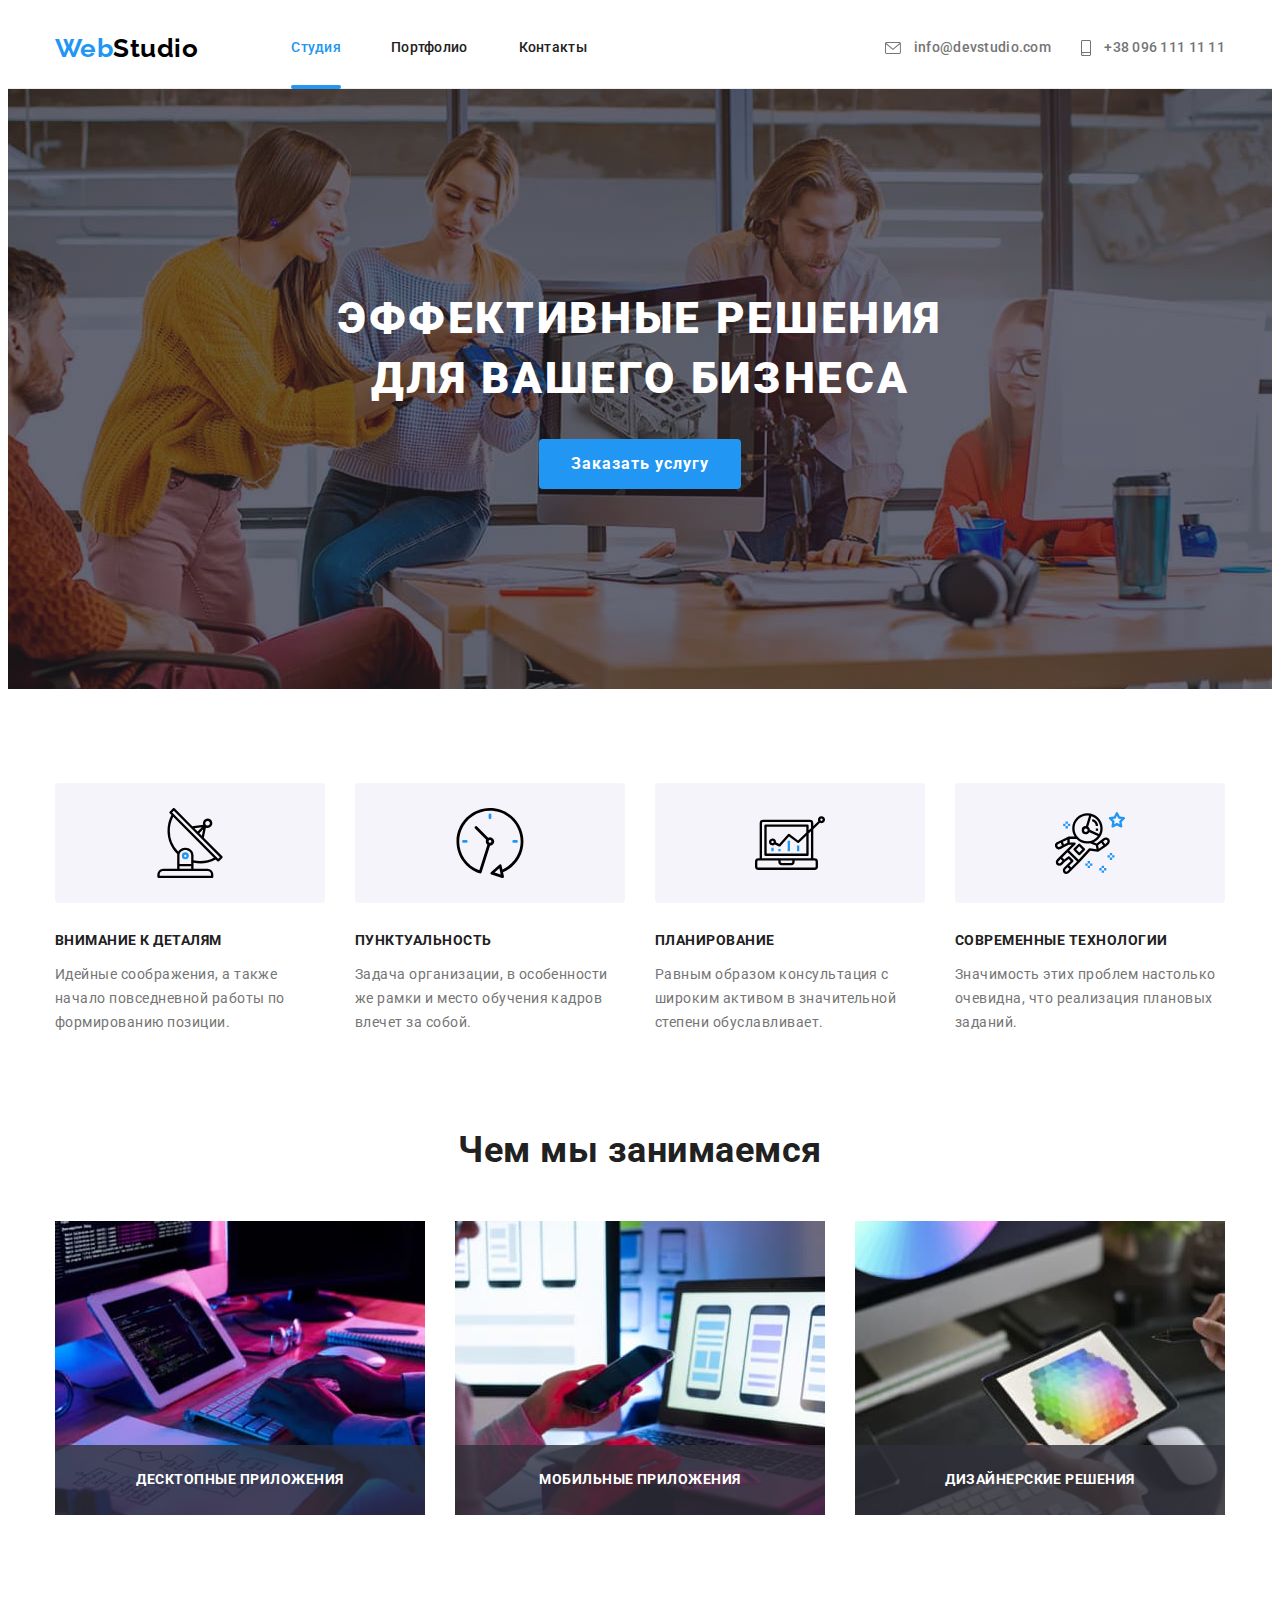
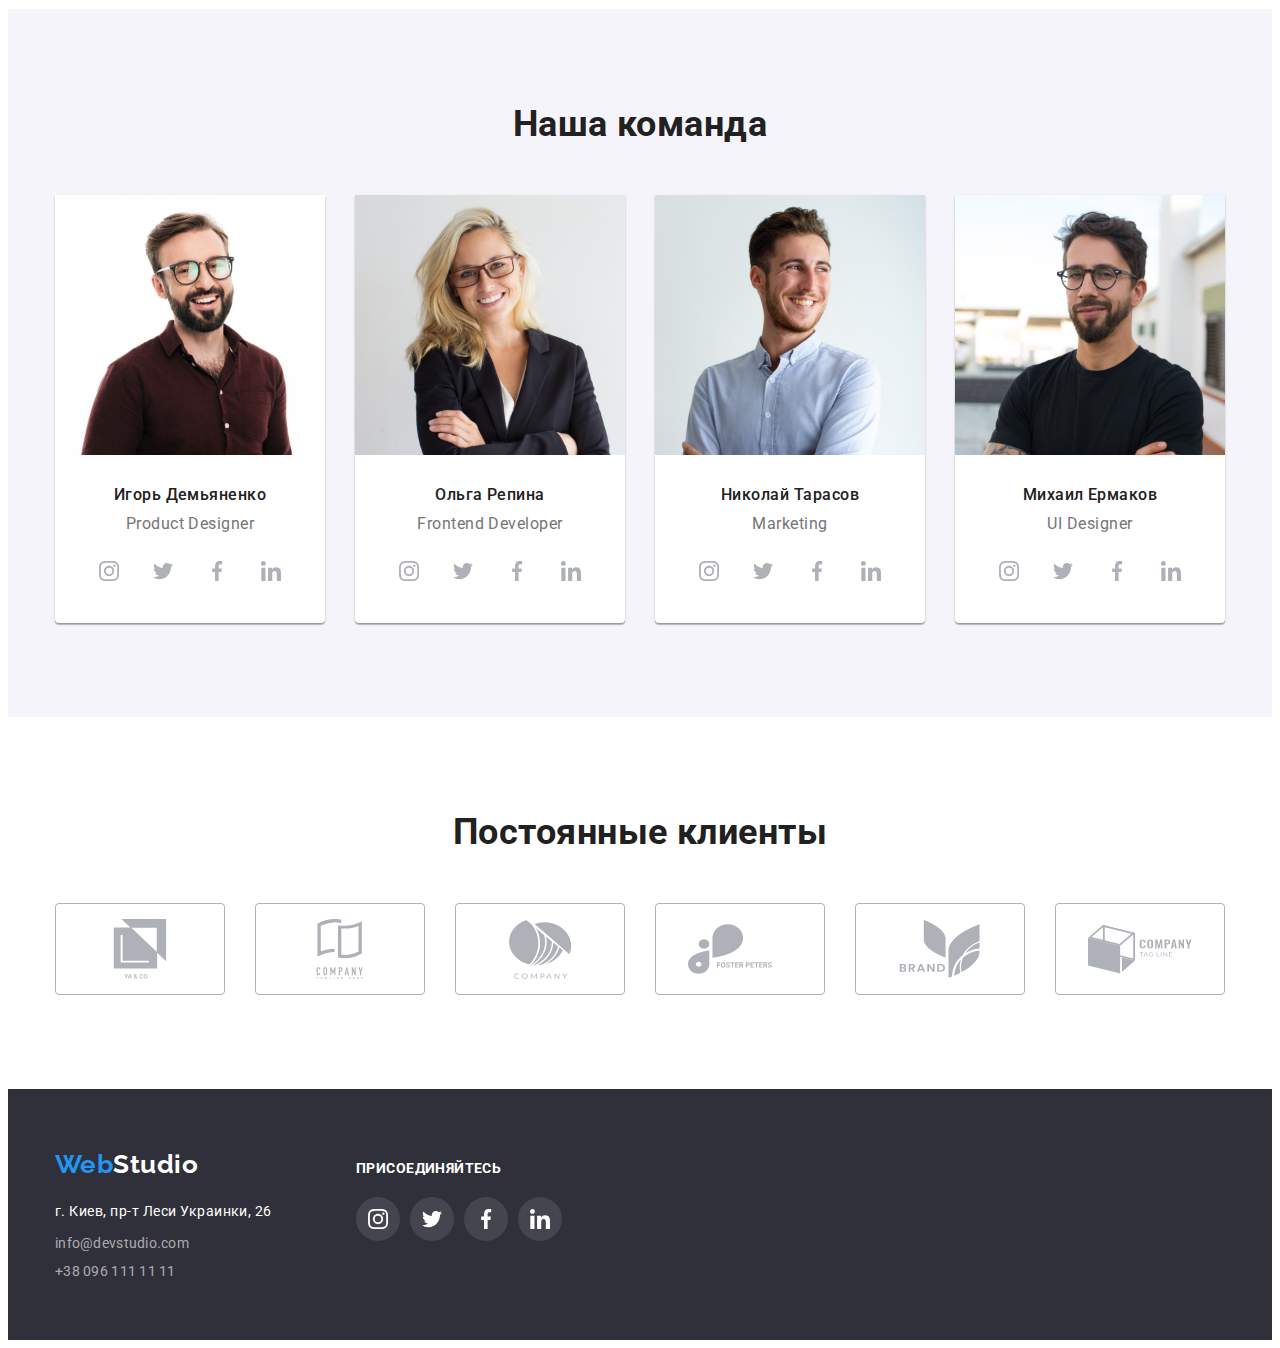
<file: index.html>
<!DOCTYPE html>
<html lang="ru">
  <head>
    <meta charset="UTF-8" />
    <meta http-equiv="X-UA-Compatible" content="IE=edge" />
    <meta name="viewport" content="width=device-width, initial-scale=1.0" />
    <title>Вебстудия</title>
    <link rel="preconnect" href="https://fonts.googleapis.com" />
    <link rel="preconnect" href="https://fonts.gstatic.com" crossorigin />
    <link rel="preconnect" href="https://fonts.googleapis.com" />
    <link rel="preconnect" href="https://fonts.gstatic.com" crossorigin />
    <link
      href="https://fonts.googleapis.com/css2?family=Raleway:wght@700&family=Roboto:wght@400;500;700;900&display=swap"
      rel="stylesheet"
    />
    <link
      rel="stylesheet"
      href="https://cdnjs.cloudflare.com/ajax/libs/modern-normalize/1.1.0/modern-normalize.min.css"
      integrity="sha512-wpPYUAdjBVSE4KJnH1VR1HeZfpl1ub8YT/NKx4PuQ5NmX2tKuGu6U/JRp5y+Y8XG2tV+wKQpNHVUX03MfMFn9Q=="
      crossorigin="anonymous"
      referrerpolicy="no-referrer"
    />
    <link rel="stylesheet" href="./css/styles.css" />
  </head>
  <body>
    <header>
      <div class="container main-nav">
        <nav class="main-nav">
          <a href="./index.html" class="logo"><span class="logo-part">Web</span>Studio</a>
          <ul class="site-nav list">
            <li class="site-nav-item">
              <a href="./index.html" class="site-nav-link current">Студия</a>
            </li>
            <li class="site-nav-item">
              <a href="./portfolio.html" class="site-nav-link">Портфолио</a>
            </li>
            <li class="site-nav-item"><a href="" class="site-nav-link">Контакты</a></li>
          </ul>
        </nav>
        <ul class="auth-nav list">
          <li class="item">
            <a href="mailto:info@devstudio.com" class="link">
              <svg class="link-mail" width="16" height="12px">
                <use href="./images/icon.svg#icon-mail"></use>
              </svg>
              info@devstudio.com
            </a>
          </li>
          <li class="item">
            <a href="tel:+380961111111" class="link"
              ><svg class="link-phone" width="10" height="16px">
                <use href="./images/icon.svg#icon-phone"></use>
              </svg>
              +38 096 111 11 11
            </a>
          </li>
        </ul>
      </div>
    </header>
    <main>
      <!-- Hero -->
      <section class="hero overlay">
        <div class="container">
          <h1 class="hero-title">Эффективные решения для вашего бизнеса</h1>
          <button type="button" class="button" data-modal-open>Заказать услугу</button>
        </div>
      </section>
      <!-- Section -->
      <section class="section no-padding">
        <div class="container features">
          <!-- Прихований заголовок h2 -->
          <h2 class="visually-hidden">Нашы приемущества</h2>
          <!-- Features -->
          <ul class="features-list list">
            <li class="item">
              <div class="icon">
                <svg width="70" height="70">
                  <use href="./images/icon.svg#icon-antenna"></use>
                </svg>
              </div>
              <h3 class="title">Внимание к деталям</h3>
              <p class="description">
                Идейные соображения, а также начало повседневной работы по формированию позиции.
              </p>
            </li>
            <li class="item">
              <div class="icon">
                <svg width="70" height="70">
                  <use href="./images/icon.svg#icon-clock"></use>
                </svg>
              </div>
              <h3 class="title">Пунктуальность</h3>
              <p class="description">
                Задача организации, в особенности же рамки и место обучения кадров влечет за собой.
              </p>
            </li>
            <li class="item">
              <div class="icon">
                <svg width="70" height="70">
                  <use href="./images/icon.svg#icon-diagram"></use>
                </svg>
              </div>
              <h3 class="title">Планирование</h3>
              <p class="description">
                Равным образом консультация с широким активом в значительной степени обуславливает.
              </p>
            </li>
            <li class="item">
              <div class="icon">
                <svg width="70" height="70">
                  <use href="./images/icon.svg#icon-astronaut"></use>
                </svg>
              </div>
              <h3 class="title">Современные технологии</h3>
              <p class="description">
                Значимость этих проблем настолько очевидна, что реализация плановых заданий.
              </p>
            </li>
          </ul>
        </div>
      </section>
      <section class="section">
        <div class="container">
          <h2 class="section-title work-list">Чем мы занимаемся</h2>
          <ul class="work list">
            <li class="item">
              <img
                src="./images/box1.jpg"
                alt="Лист бумаги, планшет, человек набирает код на клавиатуре"
                width="370"
              />
              <p class="work-label">Десктопные приложения</p>
            </li>
            <li class="item">
              <img
                src="./images/box2.jpg"
                alt="Человек держит в реку телефон и набирает текст на ноутбуке"
                width="370"
              />
              <p class="work-label">Мобильные приложения</p>
            </li>
            <li class="item">
              <img src="./images/box3.jpg" alt="Человек держит в руке планшет" width="370" />
              <p class="work-label">Дизайнерские решения</p>
            </li>
          </ul>
        </div>
      </section>
      <!-- Team -->
      <section class="section team">
        <div class="container">
          <h2 class="section-title">Наша команда</h2>
          <ul class="section-list list">
            <li class="card">
              <img src="./images/product_designer.jpg" alt="Игорь Демьяненко" width="270" />
              <div class="card-description">
                <h3 class="name">Игорь Демьяненко</h3>
                <p lang="en" class="profession">Product Designer</p>
                <ul class="social list">
                  <li>
                    <a href="https://www.instagram.com/" class="social-button">
                      <svg width="20" height="20">
                        <use href="./images/icon.svg#icon-instagram"></use>
                      </svg>
                    </a>
                  </li>
                  <li>
                    <a href="https://twitter.com/" class="social-button">
                      <svg width="20" height="20">
                        <use href="./images/icon.svg#icon-twitter"></use>
                      </svg>
                    </a>
                  </li>
                  <li>
                    <a href="https://www.facebook.com/" class="social-button">
                      <svg width="20" height="20">
                        <use href="./images/icon.svg#icon-facebook"></use>
                      </svg>
                    </a>
                  </li>
                  <li>
                    <a href="https://www.linkedin.com/" class="social-button">
                      <svg width="20" height="20">
                        <use href="./images/icon.svg#icon-linkedin"></use>
                      </svg>
                    </a>
                  </li>
                </ul>
              </div>
            </li>
            <li class="card">
              <img src="./images/frontend_developer.jpg" alt="Ольга Репина" width="270" />
              <div class="card-description">
                <h3 class="name">Ольга Репина</h3>
                <p lang="en" class="profession">Frontend Developer</p>
                <ul class="social list">
                  <li>
                    <a href="https://www.instagram.com/" class="social-button">
                      <svg width="20" height="20">
                        <use href="./images/icon.svg#icon-instagram"></use>
                      </svg>
                    </a>
                  </li>
                  <li>
                    <a href="https://twitter.com/" class="social-button">
                      <svg width="20" height="20">
                        <use href="./images/icon.svg#icon-twitter"></use>
                      </svg>
                    </a>
                  </li>
                  <li>
                    <a href="https://www.facebook.com/" class="social-button">
                      <svg width="20" height="20">
                        <use href="./images/icon.svg#icon-facebook"></use>
                      </svg>
                    </a>
                  </li>
                  <li>
                    <a href="https://www.linkedin.com/" class="social-button">
                      <svg width="20" height="20">
                        <use href="./images/icon.svg#icon-linkedin"></use>
                      </svg>
                    </a>
                  </li>
                </ul>
              </div>
            </li>
            <li class="card">
              <img src="./images/marketing.jpg" alt="Николай Тарасов" width="270" />
              <div class="card-description">
                <h3 class="name">Николай Тарасов</h3>
                <p lang="en" class="profession">Marketing</p>
                <ul class="social list">
                  <li>
                    <a href="https://www.instagram.com/" class="social-button">
                      <svg width="20" height="20">
                        <use href="./images/icon.svg#icon-instagram"></use>
                      </svg>
                    </a>
                  </li>
                  <li>
                    <a href="https://twitter.com/" class="social-button">
                      <svg width="20" height="20">
                        <use href="./images/icon.svg#icon-twitter"></use>
                      </svg>
                    </a>
                  </li>
                  <li>
                    <a href="https://www.facebook.com/" class="social-button">
                      <svg width="20" height="20">
                        <use href="./images/icon.svg#icon-facebook"></use>
                      </svg>
                    </a>
                  </li>
                  <li>
                    <a href="https://www.linkedin.com/" class="social-button">
                      <svg width="20" height="20">
                        <use href="./images/icon.svg#icon-linkedin"></use>
                      </svg>
                    </a>
                  </li>
                </ul>
              </div>
            </li>
            <li class="card">
              <img src="./images/ui_designer.jpg" alt="Михаил Ермаков" width="270" />
              <div class="card-description">
                <h3 class="name">Михаил Ермаков</h3>
                <p lang="en" class="profession">UI Designer</p>
                <ul class="social list">
                  <li>
                    <a href="https://www.instagram.com/" class="social-button">
                      <svg width="20" height="20">
                        <use href="./images/icon.svg#icon-instagram"></use>
                      </svg>
                    </a>
                  </li>
                  <li>
                    <a href="https://twitter.com/" class="social-button">
                      <svg width="20" height="20">
                        <use href="./images/icon.svg#icon-twitter"></use>
                      </svg>
                    </a>
                  </li>
                  <li>
                    <a href="https://www.facebook.com/" class="social-button">
                      <svg width="20" height="20">
                        <use href="./images/icon.svg#icon-facebook"></use>
                      </svg>
                    </a>
                  </li>
                  <li>
                    <a href="https://www.linkedin.com/" class="social-button">
                      <svg width="20" height="20">
                        <use href="./images/icon.svg#icon-linkedin"></use>
                      </svg>
                    </a>
                  </li>
                </ul>
              </div>
            </li>
          </ul>
        </div>
      </section>
      <!-- Clients -->
      <section class="section">
        <div class="container">
          <h2 class="section-title">Постоянные клиенты</h2>
          <ul class="clients list">
            <li class="clients-link">
              <a href="" class="item">
                <svg width="106" height="60">
                  <use href="./images/icon.svg#icon-client-one"></use>
                </svg>
              </a>
            </li>
            <li class="clients-link">
              <a href="" class="item">
                <svg width="106" height="60">
                  <use href="./images/icon.svg#icon-client-two"></use>
                </svg>
              </a>
            </li>
            <li class="clients-link">
              <a href="" class="item">
                <svg width="106" height="60">
                  <use href="./images/icon.svg#icon-client-three"></use>
                </svg>
              </a>
            </li>
            <li class="clients-link">
              <a href="" class="item">
                <svg width="106" height="60">
                  <use href="./images/icon.svg#icon-client-four"></use>
                </svg>
              </a>
            </li>
            <li class="clients-link">
              <a href="" class="item">
                <svg width="106" height="60">
                  <use href="./images/icon.svg#icon-client-five"></use>
                </svg>
              </a>
            </li>
            <li class="clients-link">
              <a href="" class="item">
                <svg width="106" height="60">
                  <use href="./images/icon.svg#icon-client-six"></use>
                </svg>
              </a>
            </li>
          </ul>
        </div>
      </section>
    </main>
    <footer>
      <div class="container footer">
        <div class="footer-adress">
          <a href="./index.html" class="logo"
            ><span class="logo-part">Web</span><span class="logo-footer">Studio</span></a
          >
          <address>
            <p class="address">г. Киев, пр-т Леси Украинки, 26</p>
            <ul class="contact list">
              <li class="mail">
                <a href="mailto:info@devstudio.com" class="link">info@devstudio.com</a>
              </li>
              <li><a href="tel:+380961111111" class="link">+38 096 111 11 11</a></li>
            </ul>
          </address>
        </div>
        <div class="footer-social">
          <p class="connect">присоединяйтесь</p>
          <ul class="social list">
            <li>
              <a href="https://www.instagram.com/" class="social-button">
                <svg width="20" height="20">
                  <use href="./images/icon.svg#icon-instagram"></use>
                </svg>
              </a>
            </li>
            <li>
              <a href="https://twitter.com/" class="social-button">
                <svg width="20" height="20">
                  <use href="./images/icon.svg#icon-twitter"></use>
                </svg>
              </a>
            </li>
            <li>
              <a href="https://www.facebook.com/" class="social-button">
                <svg width="20" height="20">
                  <use href="./images/icon.svg#icon-facebook"></use>
                </svg>
              </a>
            </li>
            <li>
              <a href="https://www.linkedin.com/" class="social-button">
                <svg width="20" height="20">
                  <use href="./images/icon.svg#icon-linkedin"></use>
                </svg>
              </a>
            </li>
          </ul>
        </div>
      </div>
    </footer>
    <div class="backdrop is-hidden" data-modal>
      <div class="modal">
        <button class="button-close" data-modal-close>
          <svg width="18" height="18">
            <use href="./images/icon.svg#icon-close"></use>
          </svg>
        </button>
      </div>
    </div>
    <script src="./js/modal.js"></script>
  </body>
</html>
</file>
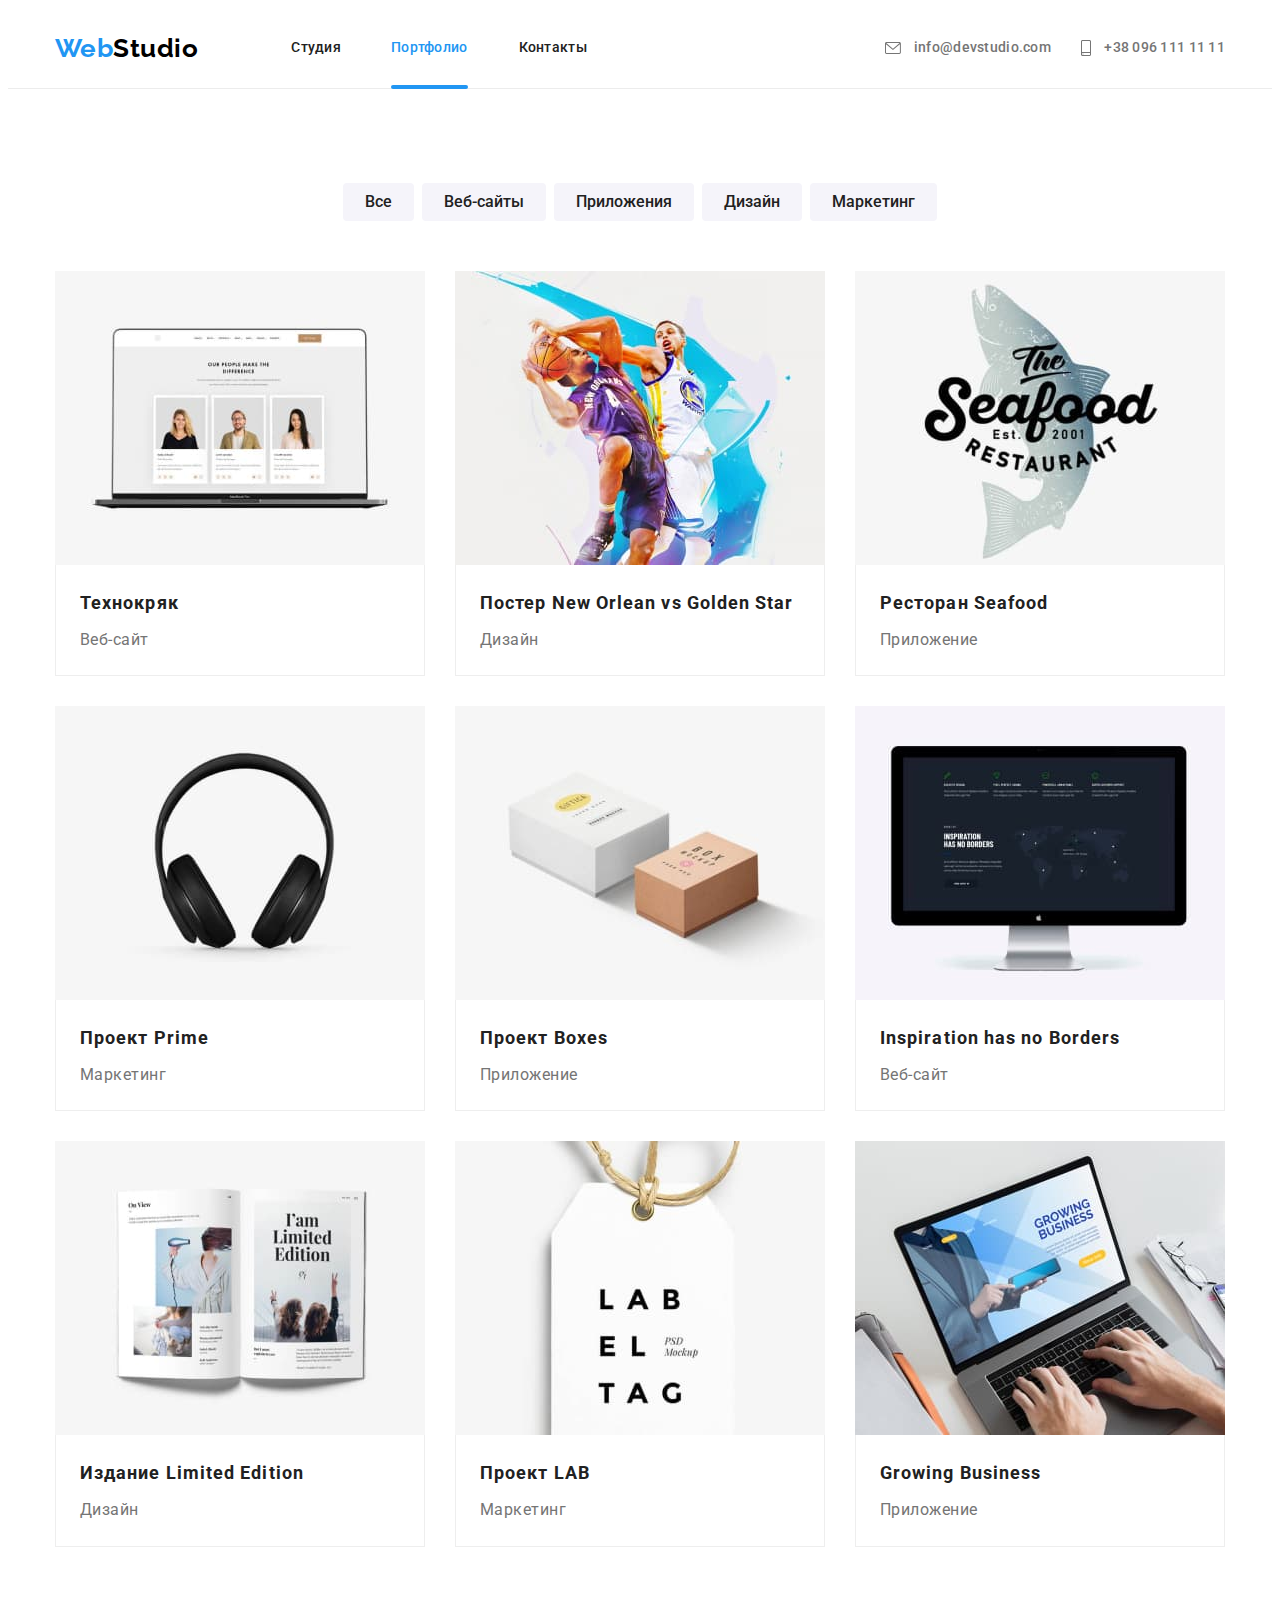
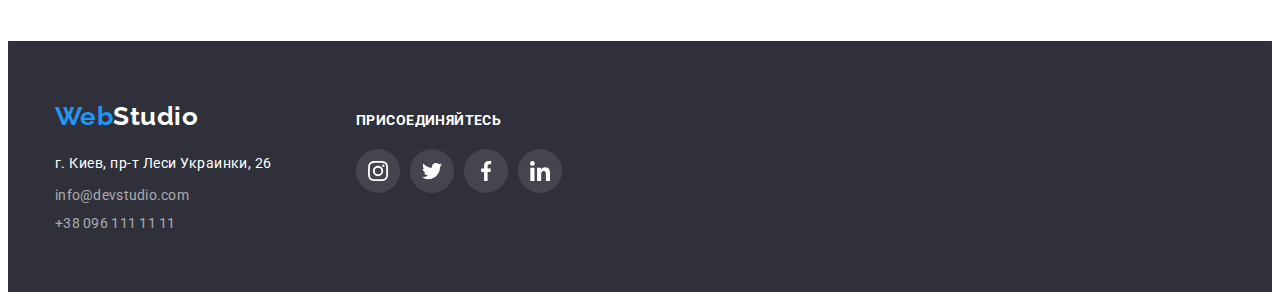
<file: portfolio.html>
<!DOCTYPE html>
<html lang="ru">
  <head>
    <meta charset="UTF-8" />
    <meta http-equiv="X-UA-Compatible" content="IE=edge" />
    <meta name="viewport" content="width=device-width, initial-scale=1.0" />
    <title>Портфолио</title>
    <link rel="preconnect" href="https://fonts.googleapis.com" />
    <link rel="preconnect" href="https://fonts.gstatic.com" crossorigin />
    <link
      href="https://fonts.googleapis.com/css2?family=Raleway:wght@700&family=Roboto:wght@100;400;500;700;900&display=swap"
      rel="stylesheet"
    />
    <link
      rel="stylesheet"
      href="https://cdnjs.cloudflare.com/ajax/libs/modern-normalize/1.1.0/modern-normalize.min.css"
      integrity="sha512-wpPYUAdjBVSE4KJnH1VR1HeZfpl1ub8YT/NKx4PuQ5NmX2tKuGu6U/JRp5y+Y8XG2tV+wKQpNHVUX03MfMFn9Q=="
      crossorigin="anonymous"
      referrerpolicy="no-referrer"
    />
    <link rel="stylesheet" href="./css/styles.css" />
  </head>
  <body>
    <header>
      <div class="container main-nav">
        <nav class="main-nav">
          <a href="./index.html" class="logo"><span class="logo-part">Web</span>Studio</a>
          <ul class="site-nav list">
            <li class="site-nav-item"><a href="./index.html" class="site-nav-link">Студия</a></li>
            <li class="site-nav-item">
              <a href="./portfolio.html" class="site-nav-link current">Портфолио</a>
            </li>
            <li class="site-nav-item"><a href="" class="site-nav-link">Контакты</a></li>
          </ul>
        </nav>
        <ul class="auth-nav list">
          <li class="item">
            <a href="mailto:info@devstudio.com" class="link">
              <svg class="link-mail" width="16" height="12px">
                <use href="./images/icon.svg#icon-mail"></use>
              </svg>
              info@devstudio.com
            </a>
          </li>
          <li class="item">
            <a href="tel:+380961111111" class="link"
              ><svg class="link-phone" width="10" height="16px">
                <use href="./images/icon.svg#icon-phone"></use>
              </svg>
              +38 096 111 11 11
            </a>
          </li>
        </ul>
      </div>
    </header>
    <main>
      <section class="section">
        <div class="container">
          <!-- Прихований заголовок h1 -->
          <h1 class="visually-hidden">Наши проекты</h1>
          <ul class="list-button list">
            <li class="item"><button type="button" class="button">Все</button></li>
            <li class="item"><button type="button" class="button">Веб-сайты</button></li>
            <li class="item"><button type="button" class="button">Приложения</button></li>
            <li class="item"><button type="button" class="button">Дизайн</button></li>
            <li class="item"><button type="button" class="button">Маркетинг</button></li>
          </ul>
          <ul class="projects-list">
            <li class="item">
              <a href="/" class=".projects-list link">
                <div class="project-card">
                  <img src="./images/tech.jpg" alt="Экран ноутбука" width="370" />
                  <p class="projects-list-overlay">
                    Ресурс предлагает комплексные предложения с разным уровнем функционала и
                    сервисов. Все это позволит посетителю получить исчерпывающие сведения о компании
                    или частном лице.
                  </p>
                </div>
                <div class="box">
                  <h2 class="title">Технокряк</h2>
                  <p class="category">Веб-сайт</p>
                </div>
              </a>
            </li>
            <li class="item">
              <a href="/" class="link">
                <div class="project-card">
                  <img src="./images/post.jpg" alt="2 баскетболиста" width="370" />
                  <p class="projects-list-overlay">
                    Ресурс предлагает комплексные предложения с разным уровнем функционала и
                    сервисов. Все это позволит посетителю получить исчерпывающие сведения о компании
                    или частном лице.
                  </p>
                </div>
                <div class="box">
                  <h2 class="title">Постер <span lang="en">New Orlean vs Golden Star</span></h2>
                  <p class="category">Дизайн</p>
                </div>
              </a>
            </li>
            <li class="item">
              <a href="/" class="link">
                <div class="project-card">
                  <img src="./images/rest.jpg" alt="Эмблема ресторана" width="370" />
                  <p class="projects-list-overlay">
                    Ресурс предлагает комплексные предложения с разным уровнем функционала и
                    сервисов. Все это позволит посетителю получить исчерпывающие сведения о компании
                    или частном лице.
                  </p>
                </div>
                <div class="box">
                  <h2 class="title">Ресторан <span lang="en">Seafood</span></h2>
                  <p class="category">Приложение</p>
                </div>
              </a>
            </li>
            <li class="item">
              <a href="/" class="link">
                <div class="project-card">
                  <img src="./images/headphone.jpg" alt="Наушники" width="370" />
                  <p class="projects-list-overlay">
                    Ресурс предлагает комплексные предложения с разным уровнем функционала и
                    сервисов. Все это позволит посетителю получить исчерпывающие сведения о компании
                    или частном лице.
                  </p>
                </div>
                <div class="box">
                  <h2 class="title">Проект <span lang="en">Prime</span></h2>
                  <p class="category">Маркетинг</p>
                </div>
              </a>
            </li>
            <li class="item">
              <a href="/" class="link">
                <div class="project-card">
                  <img src="./images/boxes.jpg" alt="2 коробки" width="370" />
                  <p class="projects-list-overlay">
                    Ресурс предлагает комплексные предложения с разным уровнем функционала и
                    сервисов. Все это позволит посетителю получить исчерпывающие сведения о компании
                    или частном лице.
                  </p>
                </div>
                <div class="box">
                  <h2 class="title">Проект <span lang="en">Boxes</span></h2>
                  <p class="category">Приложение</p>
                </div>
              </a>
            </li>
            <li class="item">
              <a href="/" class="link">
                <div class="project-card">
                  <img src="./images/borders.jpg" alt="Монитор" width="370" />
                  <p class="projects-list-overlay">
                    Ресурс предлагает комплексные предложения с разным уровнем функционала и
                    сервисов. Все это позволит посетителю получить исчерпывающие сведения о компании
                    или частном лице.
                  </p>
                </div>
                <div class="box">
                  <h2 class="title"><span lang="en">Inspiration has no Borders</span></h2>
                  <p class="category">Веб-сайт</p>
                </div>
              </a>
            </li>
            <li class="item">
              <a href="/" class="link">
                <div class="project-card">
                  <img src="./images/magazine.jpg" alt="Открытый журнал" width="370" />
                  <p class="projects-list-overlay">
                    Ресурс предлагает комплексные предложения с разным уровнем функционала и
                    сервисов. Все это позволит посетителю получить исчерпывающие сведения о компании
                    или частном лице.
                  </p>
                </div>
                <div class="box">
                  <h2 class="title">Издание <span lang="en">Limited Edition</span></h2>
                  <p class="category">Дизайн</p>
                </div>
              </a>
            </li>
            <li class="item">
              <a href="/" class="link">
                <div class="project-card">
                  <img src="./images/lab.jpg" alt="Лейба" width="370" />
                  <p class="projects-list-overlay">
                    Ресурс предлагает комплексные предложения с разным уровнем функционала и
                    сервисов. Все это позволит посетителю получить исчерпывающие сведения о компании
                    или частном лице.
                  </p>
                </div>
                <div class="box">
                  <h2 class="title">Проект <span lang="en">LAB</span></h2>
                  <p class="category">Маркетинг</p>
                </div>
              </a>
            </li>
            <li class="item">
              <a href="/" class="link">
                <div class="project-card">
                  <img src="./images/laptop.jpg" alt="Открытый ноутбук" width="370" />
                  <p class="projects-list-overlay">
                    Ресурс предлагает комплексные предложения с разным уровнем функционала и
                    сервисов. Все это позволит посетителю получить исчерпывающие сведения о компании
                    или частном лице.
                  </p>
                </div>
                <div class="box">
                  <h2 class="title"><span lang="en">Growing Business</span></h2>
                  <p class="category">Приложение</p>
                </div>
              </a>
            </li>
          </ul>
        </div>
      </section>
    </main>

    <footer>
      <div class="container footer">
        <div class="footer-adress">
          <a href="./index.html" class="logo"
            ><span class="logo-part">Web</span><span class="logo-footer">Studio</span></a
          >
          <address>
            <p class="address">г. Киев, пр-т Леси Украинки, 26</p>
            <ul class="contact list">
              <li class="mail">
                <a href="mailto:info@devstudio.com" class="link">info@devstudio.com</a>
              </li>
              <li><a href="tel:+380961111111" class="link">+38 096 111 11 11</a></li>
            </ul>
          </address>
        </div>
        <div class="footer-social">
          <p class="connect">присоединяйтесь</p>
          <ul class="social list">
            <li>
              <a href="https://www.instagram.com/" class="social-button">
                <svg width="20" height="20">
                  <use href="./images/icon.svg#icon-instagram"></use>
                </svg>
              </a>
            </li>
            <li>
              <a href="https://twitter.com/" class="social-button">
                <svg width="20" height="20">
                  <use href="./images/icon.svg#icon-twitter"></use>
                </svg>
              </a>
            </li>
            <li>
              <a href="https://www.facebook.com/" class="social-button">
                <svg width="20" height="20">
                  <use href="./images/icon.svg#icon-facebook"></use>
                </svg>
              </a>
            </li>
            <li>
              <a href="https://www.linkedin.com/" class="social-button">
                <svg width="20" height="20">
                  <use href="./images/icon.svg#icon-linkedin"></use>
                </svg>
              </a>
            </li>
          </ul>
        </div>
      </div>
    </footer>
  </body>
</html>
</file>
<file: css/styles.css>
html {
  box-sizing: border-box;
}

*,
*::before,
*::after {
  box-sizing: inherit;
}

:root {
  --primary-text-color: #757575;
  --title-text-color: #212121;
  --accent-color: #2196f3;
  --primary-bg-color: #ffffff;
}

body {
  background-color: var(--primary-bg-color);
  color: var(--primary-text-color);
  font-family: Roboto, sans-serif;
  letter-spacing: 0.03em;
}

.list {
  list-style: none;
  padding: 0;
  margin: 0;
}

.container {
  width: 1200px;
  padding-left: 15px;
  padding-right: 15px;
  margin-left: auto;
  margin-right: auto;
}

img {
  display: block;
}

.main-nav {
  display: flex;
  align-items: center;
}

h1 h2 h3 h4 h5 h6 p ul {
  margin-top: 0;
  margin-bottom: 0;
}

/* header */

header {
  border-bottom: 1px solid #ececec;
}

/* logo */

.logo {
  text-decoration: none;
  color: #000;
  font-family: Raleway, sans-serif;
  font-weight: 700;
  font-size: 26px;
  line-height: 1.19;
}

.logo-part {
  color: var(--accent-color);
}

.logo-footer {
  color: var(--primary-bg-color);
}

/* Site-nav */

.site-nav {
  display: flex;
  margin-left: 93px;
}

.site-nav-item:first-child {
  margin-right: 50px;
}

.site-nav-item:last-child {
  margin-right: 0;
  margin-left: 51px;
}

.site-nav-link {
  display: block;
  padding-top: 32px;
  padding-bottom: 32px;

  text-decoration: none;
  color: #212121;
  font-weight: 500;
  font-size: 14px;
  line-height: 1.14;
  letter-spacing: 0.02em;

  transition: color 250ms cubic-bezier(0.4, 0, 0.2, 1);
}

.site-nav-link:hover,
.site-nav-link:focus {
  color: var(--accent-color);
}

.current {
  display: block;
  position: relative;
  text-decoration: none;
  color: var(--accent-color);
  font-weight: 500;
  font-size: 14px;
  line-height: 1.14;
  letter-spacing: 0.02em;
}

.current::after {
  position: absolute;
  display: block;
  content: '';
  width: 100%;
  height: 4px;
  bottom: -1px;
  border-radius: 2px;

  background-color: var(--accent-color);
}

/* auth-nav */

.auth-nav {
  display: flex;
  margin-left: auto;
}

.auth-nav .item + .item {
  margin-left: 30px;
}

.auth-nav .link {
  display: block;

  text-decoration: none;
  color: var(--primary-text-color);
  font-weight: 500;
  font-size: 14px;
  line-height: 1.14;
  letter-spacing: 0.02em;
  font-style: normal;

  transition: color 250ms cubic-bezier(0.4, 0, 0.2, 1);
}

.link-mail {
  /* width: 16px;
    height: 12px; */
  fill: currentColor;
  margin: 0 10px 0 0;
  vertical-align: middle;
}

.link-phone {
  /* width: 10px;
    height: 16px; */
  fill: currentColor;
  margin: 0 10px 0 0;
  vertical-align: middle;
}

.auth-nav .link:hover,
.auth-nav .link:focus {
  color: var(--accent-color);
}

/* Hero */
.hero {
  padding-top: 200px;
  padding-bottom: 200px;

  background-color: #2f303a;
  text-align: center;
}

.overlay {
  max-width: 1600px;
  height: 600px;
  margin-left: auto;
  margin-right: auto;
  background-image: linear-gradient(to right, rgba(47, 48, 58, 0.4), rgba(47, 48, 58, 0.4)),
    url('../images/hero.jpg');
  background-color: #c4c4c4;
  background-repeat: no-repeat;
  background-position: center;
  background-size: cover;
}

.hero-title {
  margin-top: 0;
  margin-bottom: 30px;
  margin-left: auto;
  margin-right: auto;

  color: #ffffff;
  font-weight: 900;
  font-size: 44px;
  line-height: 1.36;
  letter-spacing: 0.06em;
  text-transform: uppercase;
  max-width: 696px;
  text-align: center;
}

.hero .button {
  display: inline-block;
  border-radius: 4px;
  padding: 10px 32px;
  min-width: 200px;
  text-align: center;
  border: none;

  background-color: var(--accent-color);
  color: var(--primary-bg-color);
  font-weight: 700;
  font-size: 16px;
  line-height: 1.9;
  text-align: center;
  letter-spacing: 0.06em;

  transition: background-color 250ms cubic-bezier(0.4, 0, 0.2, 1);
}

.hero .button:hover,
.hero .button:focus {
  background-color: #188ce8;
}

/* Section */

.visually-hidden {
  position: absolute;
  width: 1px;
  height: 1px;
  margin: -1px;
  border: 0;
  padding: 0;

  white-space: nowrap;
  clip-path: inset(100%);
  clip: rect(0 0 0 0);
  overflow: hidden;
}

.section {
  padding-top: 94px;
  padding-bottom: 94px;
  margin-top: 0;
  margin-bottom: 0;
}

.section.no-padding {
  padding-top: 94px;
  padding-bottom: 0;
}

.section-title {
  margin-top: 0;

  color: var(--title-text-color);
  font-weight: 700;
  font-size: 36px;
  line-height: 1.17;
  text-align: center;
}

/* Features */
.features-list {
  display: flex;
}

.features-list .item {
  width: 270px;
}

.features-list .item + .item {
  margin-left: 30px;
}

.features-list .title {
  margin-top: 0;
  margin-bottom: 10;

  color: var(--title-text-color);
  font-weight: 700;
  font-size: 14px;
  line-height: 1.14;
  text-transform: uppercase;
}

.features-list p {
  margin-top: 0;
  margin-bottom: 0;
}

.features-list .description {
  font-size: 14px;
  line-height: 1.71;
}

.features-list .icon {
  display: flex;
  justify-content: center;
  align-items: center;
  width: 270px;
  height: 120px;
  margin: 0 0 30px 0;
  border-radius: 4px;
  background-color: #f5f4fa;
}

/* Work */

.work {
  display: flex;
}

.work .item {
  position: relative;
  width: 370px;
}

.work .item + .item {
  margin-left: 30px;
}

.work-list {
  margin-bottom: 50px;
}

.work-label {
  position: absolute;
  left: 0;
  bottom: 0;
  padding: 27px 10px;
  width: 100%;
  height: 70px;
  background-color: rgba(47, 48, 58, 0.8);

  margin: 0;
  font-weight: 700;
  font-size: 14px;
  line-height: 1.14;
  text-align: center;
  text-transform: uppercase;

  color: var(--primary-bg-color);
}

/*---------------- Team -----------------*/

.team {
  background-color: #f5f4fa;
}

.section-title {
  margin-bottom: 50px;
}

.section-list {
  display: flex;
}

.section-list .card {
  border-radius: 0px 0px 4px 4px;

  background-color: #fff;
  box-shadow: 0px 1px 3px rgba(0, 0, 0, 0.12), 0px 1px 1px rgba(0, 0, 0, 0.14),
    0px 2px 1px rgba(0, 0, 0, 0.2);
}

.section-list .card + .card {
  margin-left: 30px;
}

.card-description {
  padding: 30px 32px;
}

.section-list .name {
  margin-top: 0px;
  margin-bottom: 10px;

  color: var(--title-text-color);
  font-weight: 500;
  font-size: 16px;
  line-height: 1.19;
  text-align: center;
}

.section-list .profession {
  margin-top: 0;
  margin-bottom: 16px;

  font-size: 16px;
  line-height: 1.19;
  text-align: center;
}

.profession {
  margin-top: 10px;
}

.social {
  display: flex;
  align-items: center;
  justify-content: space-between;
  margin-top: 0;
  margin-bottom: 0;
}

.social .social-button + .social-button {
  margin-left: 10px;
}

.social-button {
  display: flex;
  align-items: center;
  justify-content: center;
  height: 44px;
  width: 44px;
  border-radius: 50%;

  fill: #afb1b8;

  transition: fill 250ms cubic-bezier(0.4, 0, 0.2, 1),
    background-color 250ms cubic-bezier(0.4, 0, 0.2, 1);
}

.social-button:hover,
.social-button:focus {
  fill: var(--primary-bg-color);
  background-color: var(--accent-color);
}

/* Clients */

.clients {
  display: flex;
  flex-direction: row;
  /* gap: 30px; */
}

.clients-link .item {
  display: flex;
  align-items: center;
  justify-content: center;
  border-radius: 4px;
  padding: 16px 32px;
  width: 170px;
  height: 92px;
  fill: #afb1b8;
  border: 1px solid #afb1b8;

  transition: border 250ms cubic-bezier(0.4, 0, 0.2, 1), fill 250ms cubic-bezier(0.4, 0, 0.2, 1);
}

.clients .clients-link + .clients-link {
  margin-left: 30px;
}

.clients-link .item:hover,
.clients-link .item:focus {
  fill: var(--accent-color);
  border: 1px solid var(--accent-color);
}

/* Button */

.button {
  background-color: var(--accent-color);
  color: var(--primary-bg-color);
  cursor: pointer;
  font-family: inherit;
  font-weight: 500;
  font-size: 16px;
  line-height: 1.6;
}

/* Footer */

footer {
  padding-top: 60px;
  padding-bottom: 60px;

  background-color: #2f303a;
}

.footer {
  display: flex;
  align-items: baseline;
}

.footer-adress {
  width: 231px;
}

/* Address */

address {
  margin-top: 20px;
  /* padding-right: 0; */
}

.address {
  margin-top: 0;
  margin-bottom: 9px;

  color: var(--primary-bg-color);
  font-size: 14px;
  line-height: 1.71;
  font-style: normal;
}

.contact .mail {
  margin-bottom: 9px;
}

.contact .link {
  text-decoration: none;
  color: rgba(255, 255, 255, 0.6);
  font-weight: 400;
  font-size: 14px;
  line-height: 1.14;
  letter-spacing: 0.02em;
  font-style: normal;

  transition: color 250ms cubic-bezier(0.4, 0, 0.2, 1);
}

.contact .link:hover,
.contact .link:focus {
  color: var(--accent-color);
}

/* footer-social */

.connect {
  margin: 0;
  font-weight: 700;
  font-size: 14px;
  line-height: 1.14;
  letter-spacing: 0.03em;
  text-transform: uppercase;
  color: var(--primary-bg-color);
}

.footer-social {
  margin-left: 70px;
}

.footer-social .social {
  margin-left: 0;
  margin-top: 20px;
}

.footer-social a {
  fill: var(--primary-bg-color);
  background: rgba(255, 255, 255, 0.1);
}

.footer-social li + li {
  margin-left: 10px;
}

/* ---------------------Backdrop--------------------------- */

.backdrop {
  position: fixed;
  top: 0;
  left: 0;
  width: 100%;
  height: 100%;

  background-color: rgba(0, 0, 0, 0.2);
  transition: opacity 250ms cubic-bezier(0.4, 0, 0.2, 1),
    visibility 250ms cubic-bezier(0.4, 0, 0.2, 1);
}

.backdrop.is-hidden {
  visibility: hidden;
  opacity: 0;
  pointer-events: none;
}

.modal {
  position: absolute;
  top: 50%;
  left: 50%;
  transform: translate(-50%, -50%);

  width: 528px;
  height: 581px;

  background-color: var(--primary-bg-color);
  box-shadow: 0px 1px 3px rgba(0, 0, 0, 0.12), 0px 1px 1px rgba(0, 0, 0, 0.14),
    0px 2px 1px rgba(0, 0, 0, 0.2);
  border-radius: 4px;

  transition: transform 250ms cubic-bezier(0.4, 0, 0.2, 1);
}

.is-hidden .modal {
  transform: scale(0);
}

.button-close {
  display: flex;
  align-items: center;
  position: absolute;
  padding: 6px;
  right: 8px;
  top: 8px;
  border-radius: 50%;
  background: #ffffff;
  border: 1px solid rgba(0, 0, 0, 0.1);
  cursor: pointer;

  width: 30px;
  height: 30px;
}

/* -------------------CSS PORTFOLIO------------------------ */

/* Button */

.list-button {
  display: flex;
  align-items: center;
  justify-content: center;
  margin-bottom: 50px;
}

.list-button .item {
  border-radius: 4px;
}

.list-button .item + .item {
  margin-left: 8px;
}

.list-button .button {
  display: inline-block;
  border-radius: 4px;
  padding: 6px 22px;
  text-align: center;
  border: none;

  background-color: #f5f4fa;
  color: var(--title-text-color);
  cursor: pointer;

  transition: box-shadow 250ms cubic-bezier(0.4, 0, 0.2, 1),
    color 250ms cubic-bezier(0.4, 0, 0.2, 1), background-color 250ms cubic-bezier(0.4, 0, 0.2, 1);
}

.list-button .button:hover,
.list-button .button:focus {
  background-color: var(--accent-color);
  color: var(--primary-bg-color);
  box-shadow: 0px 3px 1px rgba(0, 0, 0, 0.1), 0px 1px 2px rgba(0, 0, 0, 0.08),
    0px 2px 2px rgba(0, 0, 0, 0.12);
}

/* Projects */
.projects-list {
  display: flex;
  list-style: none;
  flex-wrap: wrap;
  padding: 0;
  margin: 0;
}

.projects-list .item {
  display: flex;
  flex-wrap: wrap;
  margin-right: 30px;
  margin-bottom: 30px;

  width: 370px;
  justify-content: space-between;
}

.projects-list .item:nth-child(3n) {
  margin-right: 0;
}

.projects-list .item:nth-last-child(-n + 3) {
  margin-bottom: 0;
}

.projects-list .title {
  margin-top: 0px;
  margin-bottom: 4px;

  color: var(--title-text-color);
  font-weight: 700;
  font-size: 18px;
  line-height: 2;
  letter-spacing: 0.06em;
}

.projects-list .category {
  margin-bottom: 0px;
  margin-top: 0;

  font-size: 16px;
  line-height: 1.9;
  color: var(--primary-text-color);
}

.projects-list .link {
  text-decoration: none;
  position: relative;
  overflow: hidden;
  display: block;

  transition: box-shadow 250ms cubic-bezier(0.4, 0, 0.2, 1);
}

.projects-list .link:hover,
.projects-list .link:focus {
  cursor: pointer;
  box-shadow: 0px 1px 1px rgba(0, 0, 0, 0.12), 0px 4px 4px rgba(0, 0, 0, 0.06),
    1px 4px 6px rgba(0, 0, 0, 0.16);
}

.projects-list .box {
  padding: 20px 24px;
  border-right: 1px solid #eeeeee;
  border-bottom: 1px solid #eeeeee;
  border-left: 1px solid #eeeeee;
}

.project-card {
  position: relative;
  overflow: hidden;
}

.projects-list-overlay {
  position: absolute;
  display: flex;

  top: 0;
  left: 0;
  width: 100%;
  height: 100%;

  transform: translateY(100%);

  background-color: rgba(33, 150, 243, 0.9);
  margin: 0;
  padding: 63px 24px;
  font-weight: 400;
  font-size: 18px;
  line-height: 1.56;
  width: 100%;
  height: 294px;
  color: var(--primary-bg-color);

  transition: opacity 250ms cubic-bezier(0.4, 0, 0.2, 1),
    transform 250ms cubic-bezier(0.4, 0, 0.2, 1);
}

.projects-list .link:hover .projects-list-overlay,
.projects-list .link:focus .projects-list-overlay {
  transform: translateY(0);
  opacity: 1;
}
</file>
